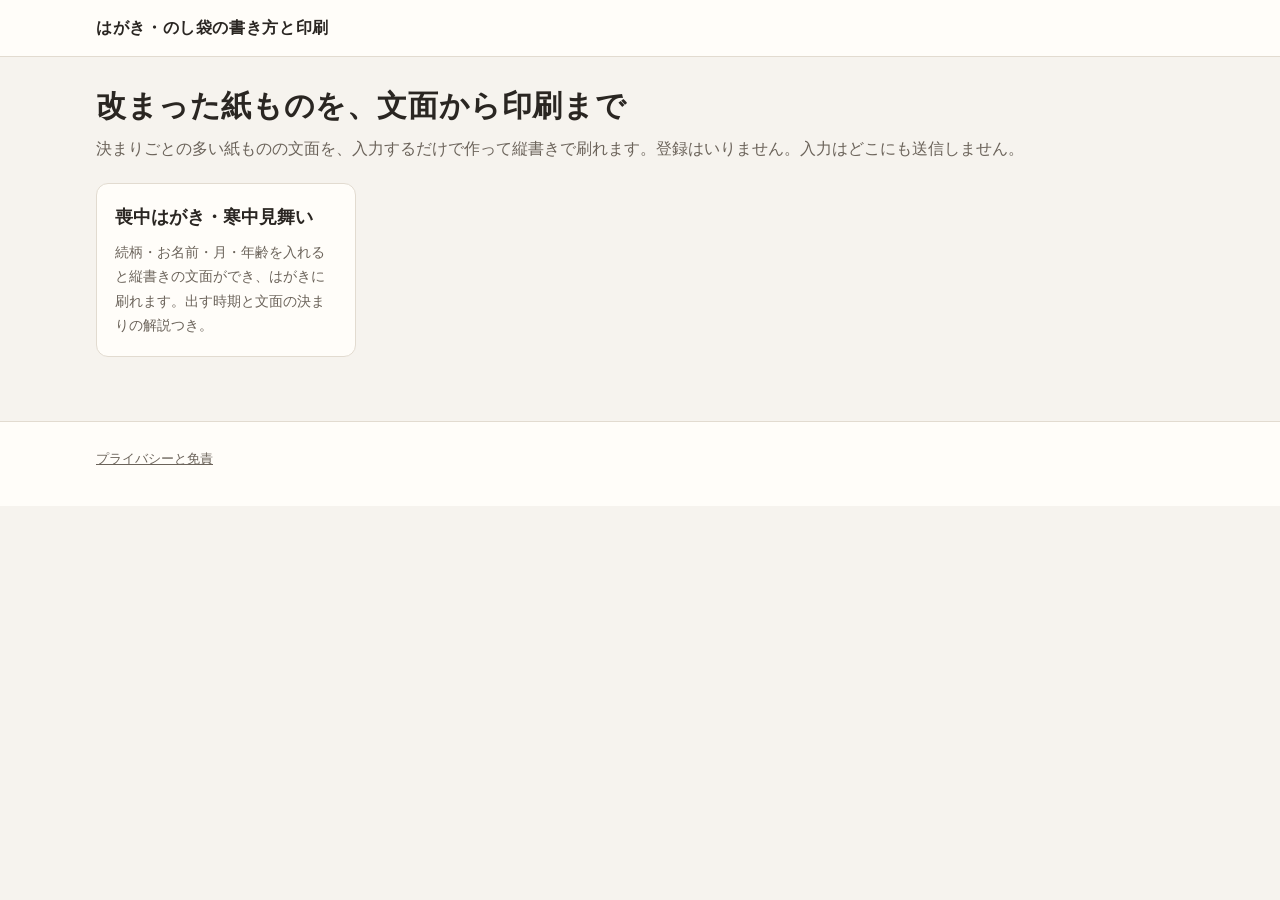
<file: index.html>
<!doctype html>
<html lang="ja">
<head>
<meta charset="utf-8">
<meta name="viewport" content="width=device-width, initial-scale=1">
<link rel="canonical" href="https://hybs02.github.io/hagaki-noshi/">
<title>はがき・のし袋の書き方と印刷</title>
<meta name="description" content="喪中はがき・寒中見舞いなど、改まった紙ものの文面を作って、家のプリンタで縦書きに刷れる無料の道具と書き方の解説。入力はどこにも送信しません。">
<link rel="stylesheet" href="assets/site.css">
<link rel="icon" href="data:image/svg+xml,%3Csvg xmlns='http://www.w3.org/2000/svg' viewBox='0 0 32 32'%3E%3Crect x='7' y='3' width='18' height='26' rx='2' fill='%23fffdf9' stroke='%234a4e69' stroke-width='2'/%3E%3Cpath d='M19 8v16M14 8v11' stroke='%234a4e69' stroke-width='2' stroke-linecap='round'/%3E%3C/svg%3E">
</head>
<body>
<header class="site-header">
  <div class="site-header-inner">
    <a class="site-name" href="./">はがき・のし袋の書き方と印刷</a>
  </div>
</header>

<main class="site-main">
  <h1 class="page-title">改まった紙ものを、文面から印刷まで</h1>
  <p class="page-lead">決まりごとの多い紙ものの文面を、入力するだけで作って縦書きで刷れます。登録はいりません。入力はどこにも送信しません。</p>

  <div class="tool-list">
    <a class="tool-card" href="mochu/">
      <h2>喪中はがき・寒中見舞い</h2>
      <p>続柄・お名前・月・年齢を入れると縦書きの文面ができ、はがきに刷れます。出す時期と文面の決まりの解説つき。</p>
    </a>
  </div>
</main>

<footer class="site-footer">
  <div class="site-footer-inner">
    <a href="privacy/">プライバシーと免責</a>
  </div>
</footer>
</body>
</html>
</file>
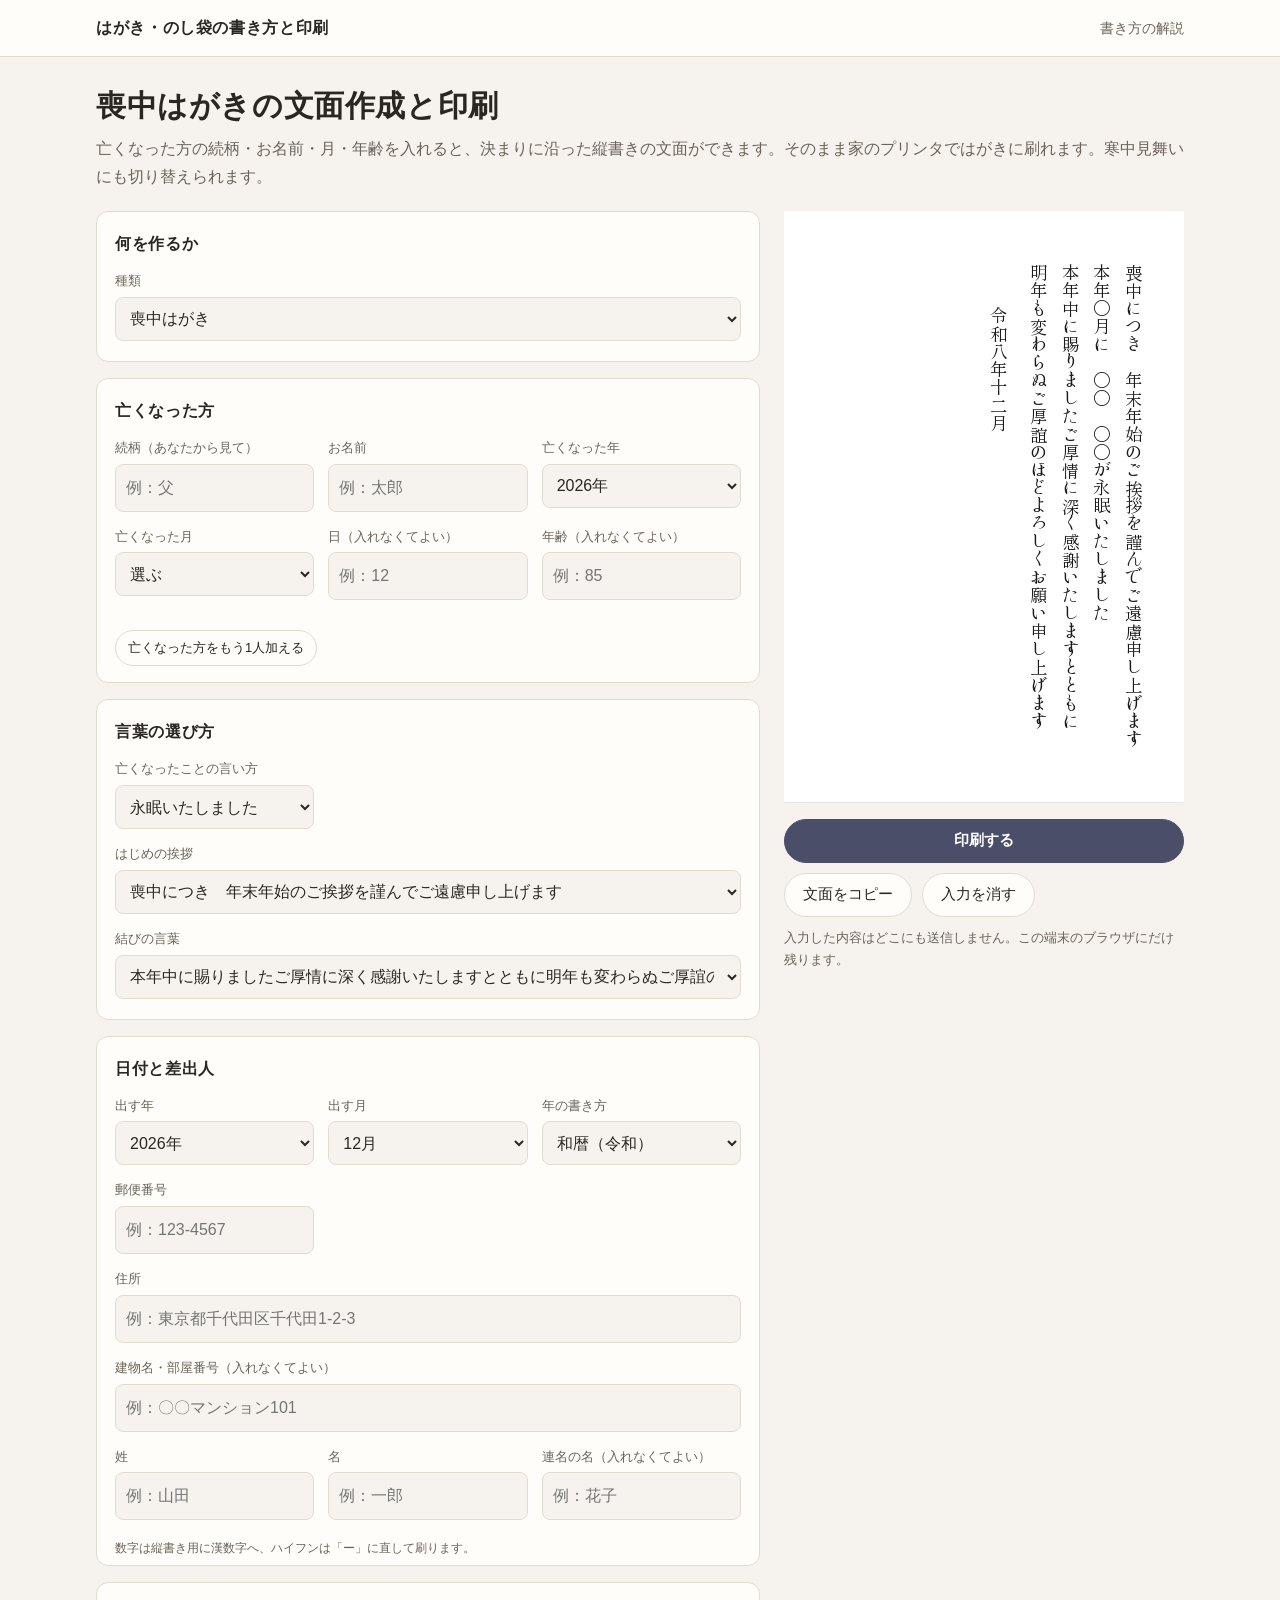
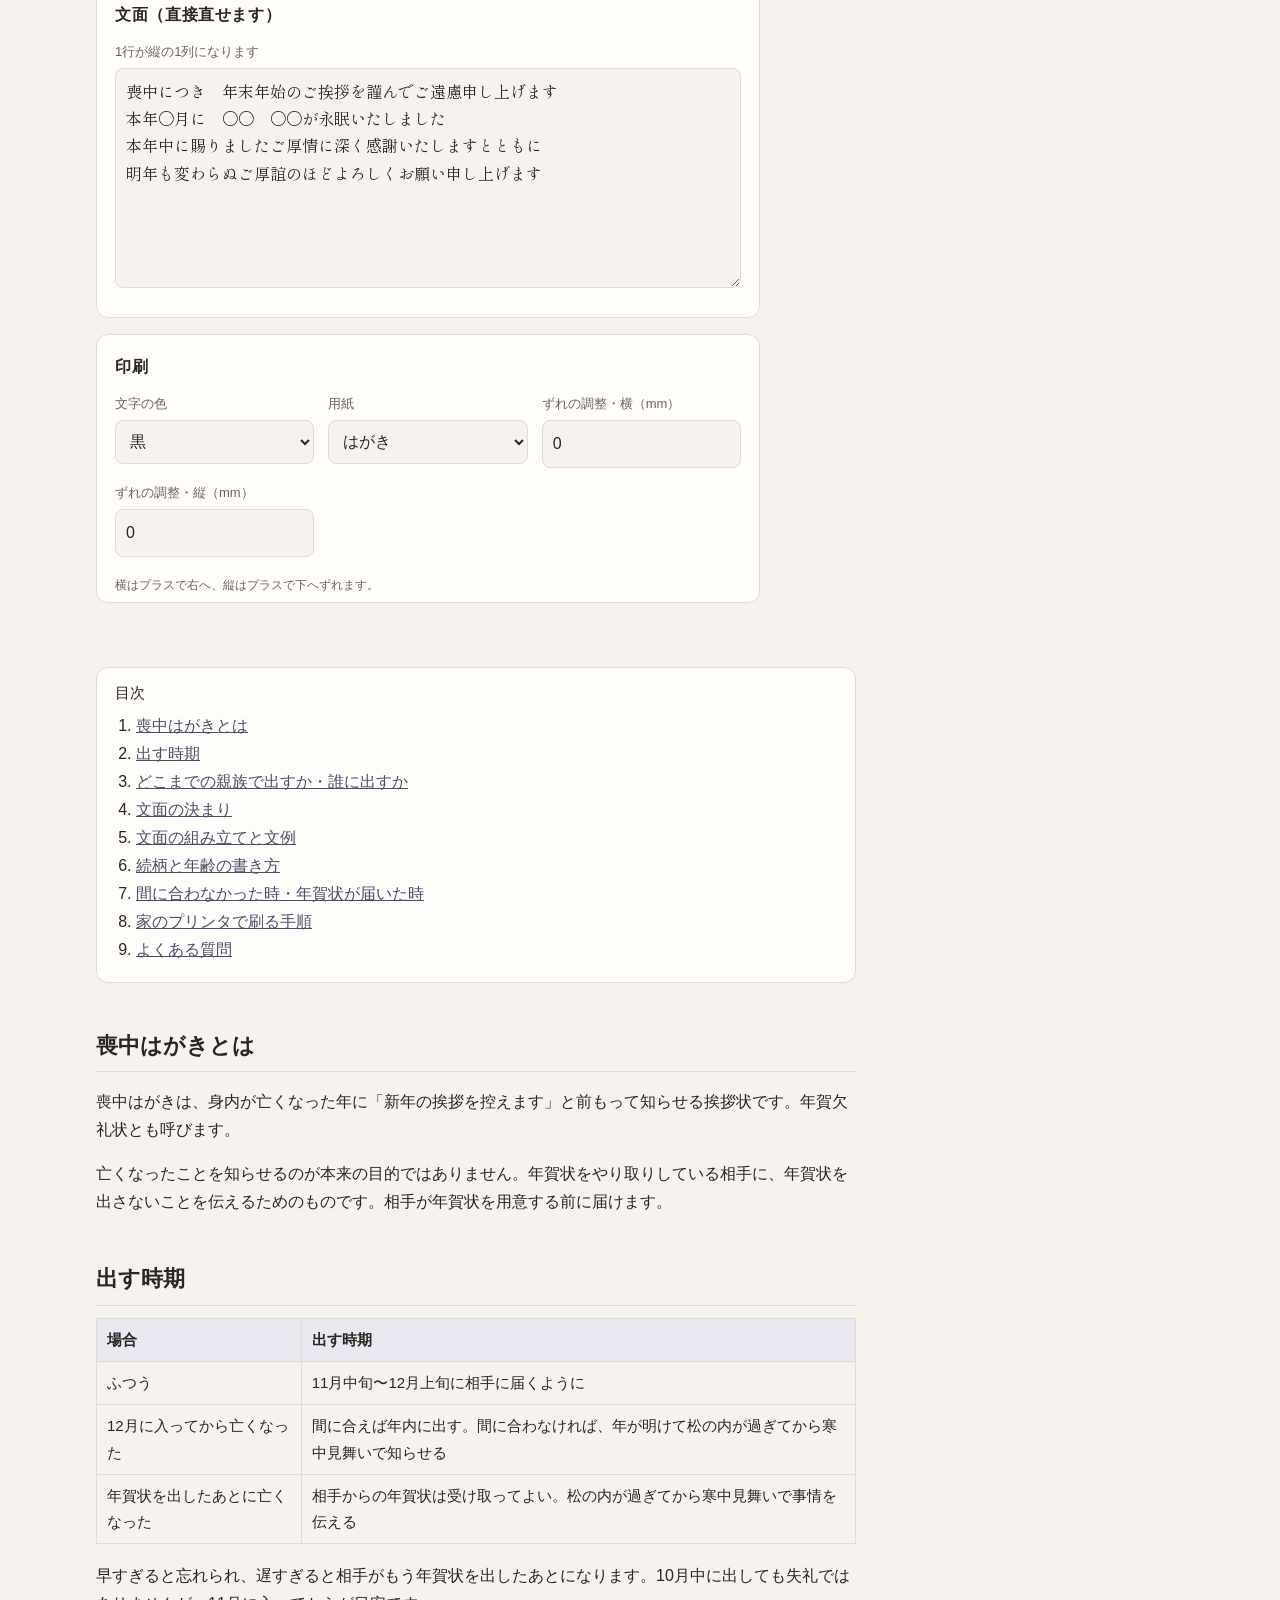
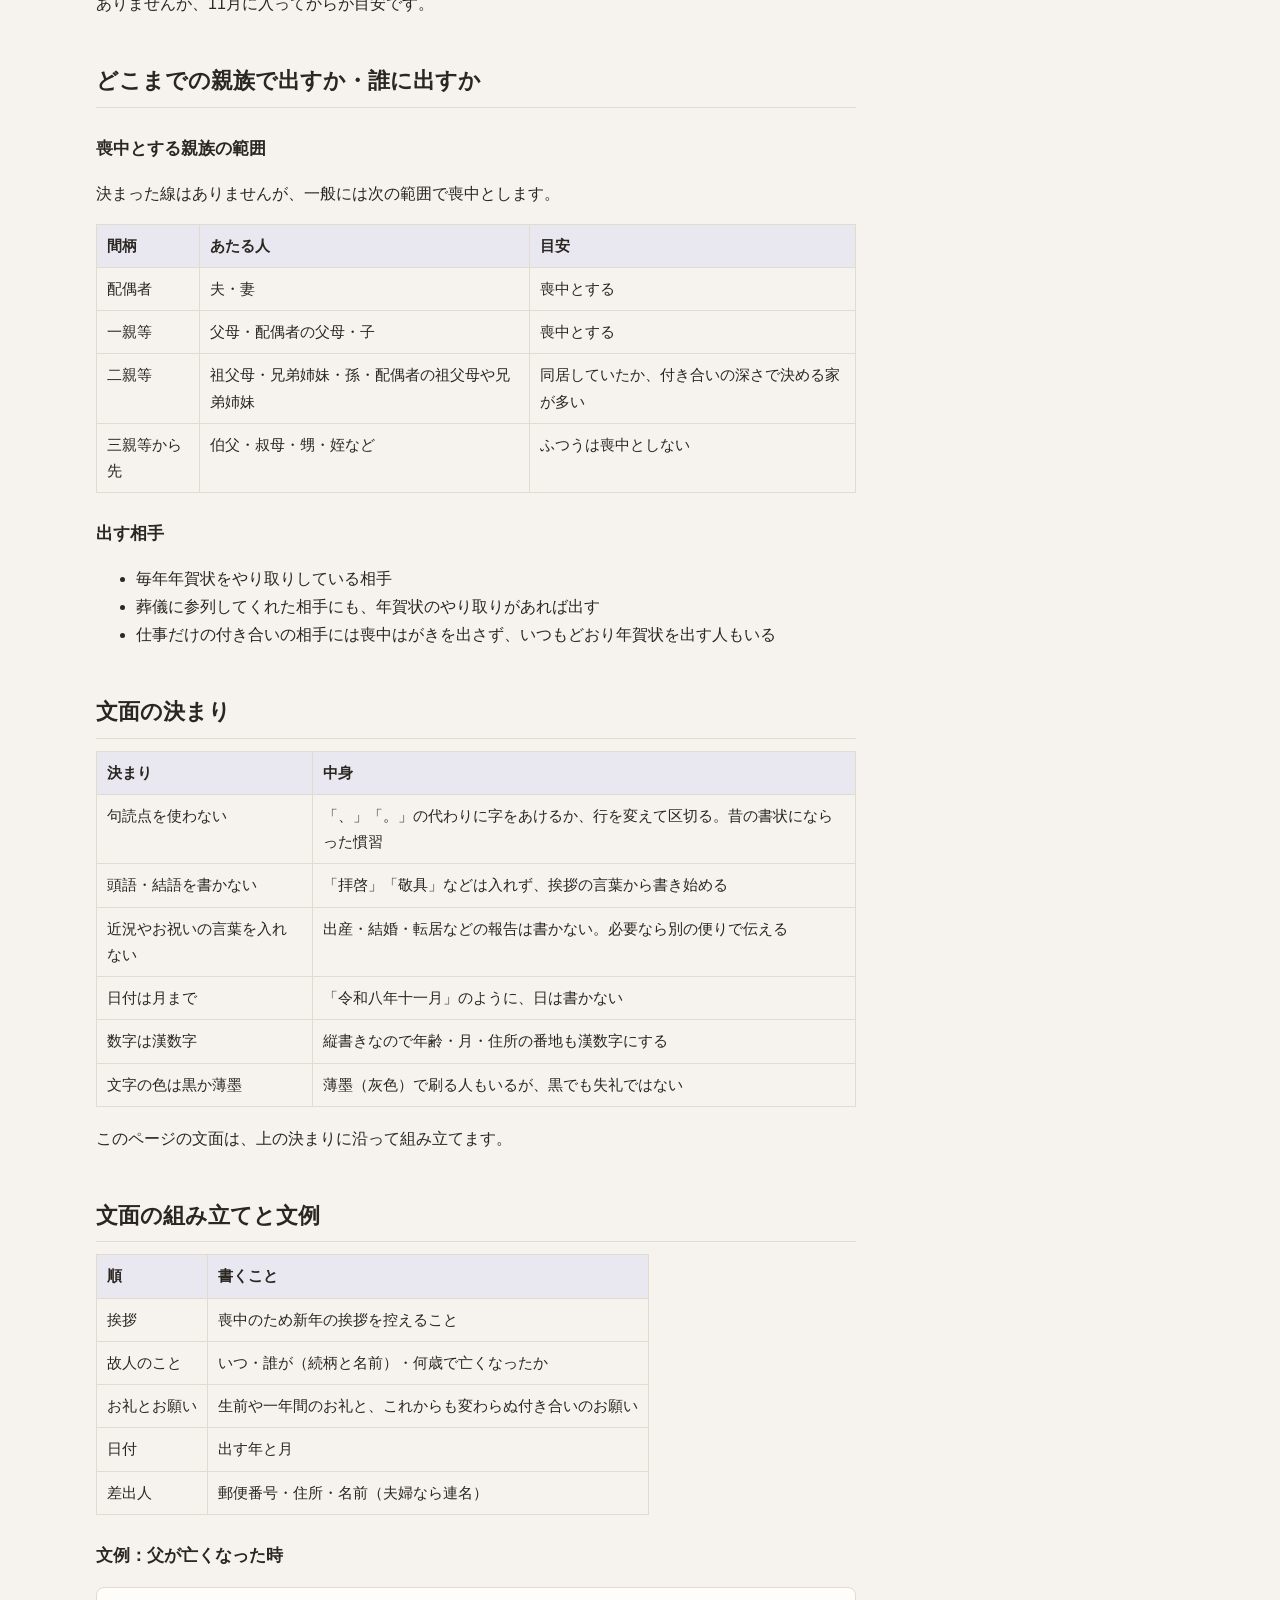
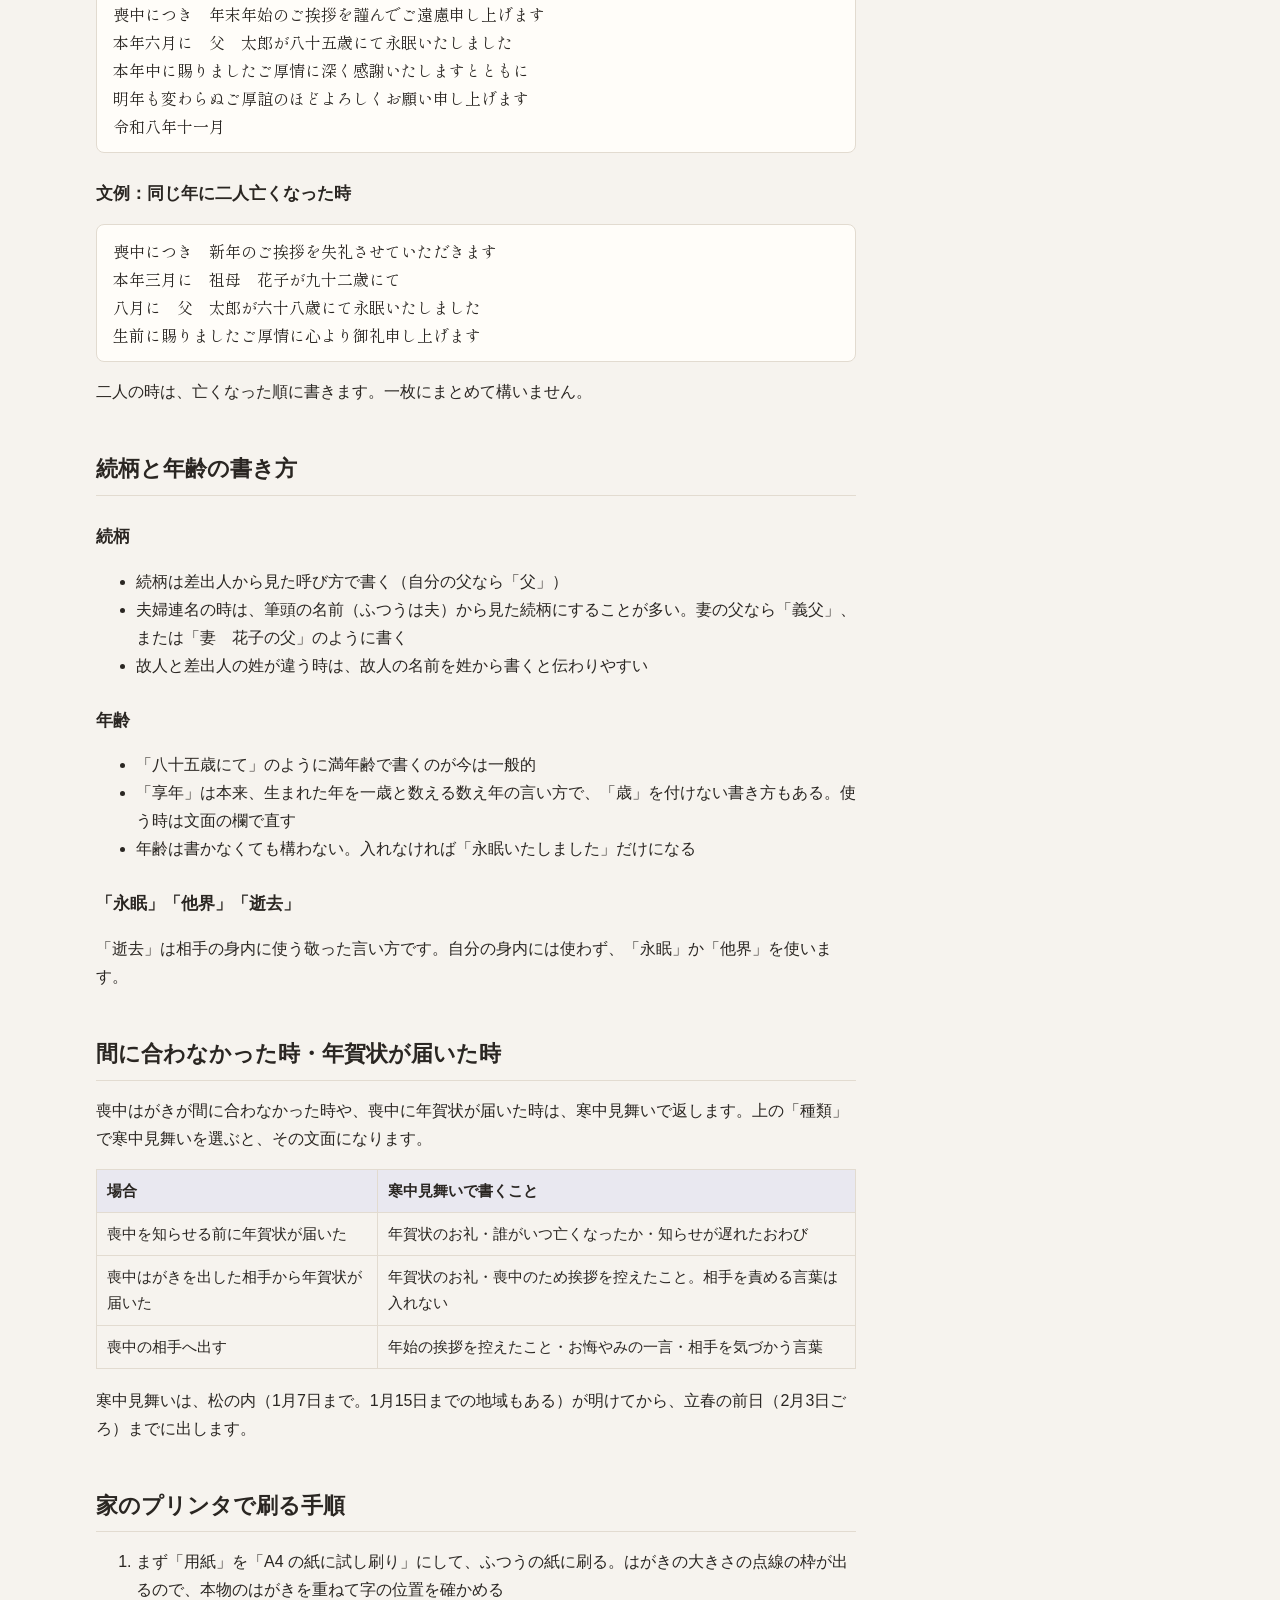
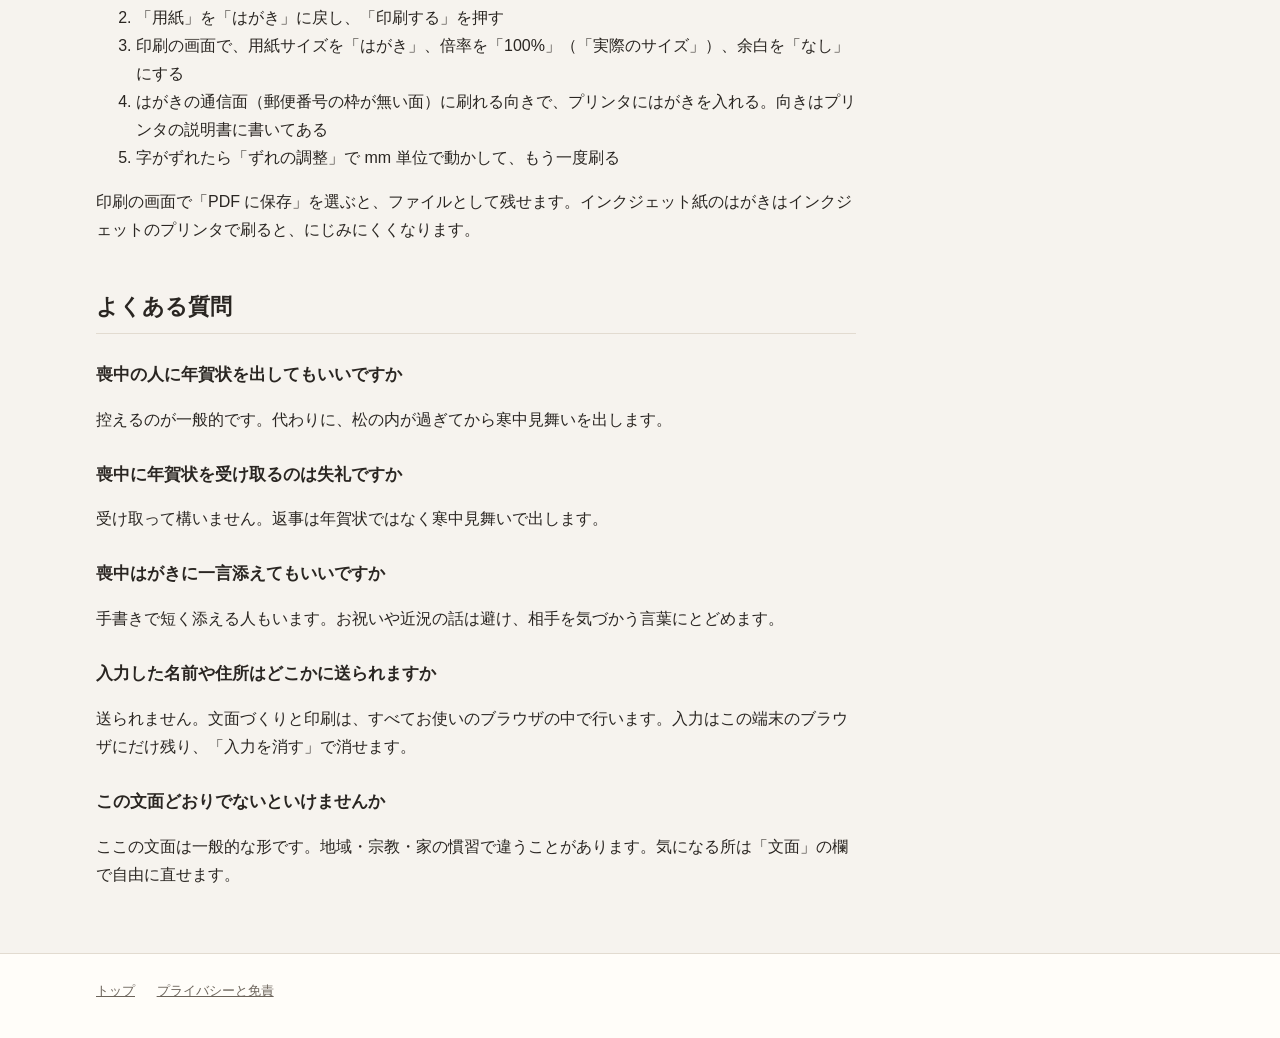
<file: mochu/index.html>
<!doctype html>
<html lang="ja">
<head>
<meta charset="utf-8">
<meta name="viewport" content="width=device-width, initial-scale=1">
<link rel="canonical" href="https://hybs02.github.io/hagaki-noshi/mochu/">
<title>喪中はがきの文面作成と印刷（無料・登録なし）</title>
<meta name="description" content="続柄・お名前・亡くなった月・年齢を入れるだけで、喪中はがきと寒中見舞いの文面が縦書きでできあがり、そのまま家のプリンタではがきに印刷できます。文面の決まりと出す時期の解説つき。入力はどこにも送信しません。">
<meta property="og:title" content="喪中はがきの文面作成と印刷（無料・登録なし）">
<meta property="og:description" content="入力するだけで喪中はがき・寒中見舞いの縦書きの文面ができ、はがきに印刷できます。">
<meta property="og:type" content="website">
<meta property="og:url" content="https://hybs02.github.io/hagaki-noshi/mochu/">
<link rel="preconnect" href="https://fonts.googleapis.com">
<link rel="preconnect" href="https://fonts.gstatic.com" crossorigin>
<link rel="stylesheet" href="https://fonts.googleapis.com/css2?family=Shippori+Mincho:wght@400;600&display=swap">
<link rel="stylesheet" href="../assets/site.css">
<link rel="stylesheet" href="../assets/tategaki.css">
<link rel="stylesheet" href="../assets/hagaki.css">
<link rel="icon" href="data:image/svg+xml,%3Csvg xmlns='http://www.w3.org/2000/svg' viewBox='0 0 32 32'%3E%3Crect x='7' y='3' width='18' height='26' rx='2' fill='%23fffdf9' stroke='%234a4e69' stroke-width='2'/%3E%3Cpath d='M19 8v16M14 8v11' stroke='%234a4e69' stroke-width='2' stroke-linecap='round'/%3E%3C/svg%3E">
</head>
<body>
<header class="site-header">
  <div class="site-header-inner">
    <a class="site-name" href="../">はがき・のし袋の書き方と印刷</a>
    <nav class="site-nav"><a href="#guide">書き方の解説</a></nav>
  </div>
</header>

<main class="site-main">
  <h1 class="page-title">喪中はがきの文面作成と印刷</h1>
  <p class="page-lead">亡くなった方の続柄・お名前・月・年齢を入れると、決まりに沿った縦書きの文面ができます。そのまま家のプリンタではがきに刷れます。寒中見舞いにも切り替えられます。</p>

  <div class="tool">
    <form id="mochu-form" class="tool-form" novalidate>
      <section class="panel">
        <h2 class="panel-title">何を作るか</h2>
        <label class="field">
          <span class="field-label">種類</span>
          <select name="kind"></select>
        </label>
      </section>

      <section class="panel" id="persons-block">
        <h2 class="panel-title">亡くなった方</h2>
        <div id="person1">
          <div class="panel-sub-head" id="person1-head" hidden><span>1人目</span></div>
          <div class="field-grid">
            <label class="field">
              <span class="field-label">続柄（あなたから見て）</span>
              <input type="text" name="p1rel" list="relations" placeholder="例：父" maxlength="12" autocomplete="off">
            </label>
            <label class="field">
              <span class="field-label">お名前</span>
              <input type="text" name="p1name" placeholder="例：太郎" maxlength="30" autocomplete="off">
            </label>
            <label class="field">
              <span class="field-label">亡くなった年</span>
              <select name="p1year" data-death-year></select>
            </label>
            <label class="field">
              <span class="field-label">亡くなった月</span>
              <select name="p1month" data-death-month></select>
            </label>
            <label class="field">
              <span class="field-label">日（入れなくてよい）</span>
              <input type="number" name="p1day" min="1" max="31" inputmode="numeric" placeholder="例：12">
            </label>
            <label class="field">
              <span class="field-label">年齢（入れなくてよい）</span>
              <input type="number" name="p1age" min="0" max="130" inputmode="numeric" placeholder="例：85">
            </label>
          </div>
          <p class="field-hint" data-name-optional hidden>この文面では、お名前は使わず続柄だけを書きます。</p>
        </div>

        <div id="person2" class="panel-sub" hidden>
          <div class="panel-sub-head">
            <span>2人目</span>
            <button type="button" class="btn-text" id="remove-person">2人目を外す</button>
          </div>
          <div class="field-grid">
            <label class="field">
              <span class="field-label">続柄</span>
              <input type="text" name="p2rel" list="relations" placeholder="例：祖母" maxlength="12" autocomplete="off">
            </label>
            <label class="field">
              <span class="field-label">お名前</span>
              <input type="text" name="p2name" placeholder="例：花子" maxlength="30" autocomplete="off">
            </label>
            <label class="field">
              <span class="field-label">亡くなった年</span>
              <select name="p2year" data-death-year></select>
            </label>
            <label class="field">
              <span class="field-label">亡くなった月</span>
              <select name="p2month" data-death-month></select>
            </label>
            <label class="field">
              <span class="field-label">日（入れなくてよい）</span>
              <input type="number" name="p2day" min="1" max="31" inputmode="numeric">
            </label>
            <label class="field">
              <span class="field-label">年齢（入れなくてよい）</span>
              <input type="number" name="p2age" min="0" max="130" inputmode="numeric">
            </label>
          </div>
          <p class="field-hint">文面では、先に亡くなった方から順に並べます。</p>
        </div>
        <div class="actions">
          <button type="button" class="btn btn-small" id="add-person">亡くなった方をもう1人加える</button>
        </div>
        <datalist id="relations"></datalist>
      </section>

      <section class="panel">
        <h2 class="panel-title">言葉の選び方</h2>
        <div class="field-grid">
          <label class="field" data-needs-person>
            <span class="field-label">亡くなったことの言い方</span>
            <select name="verb">
              <option value="永眠">永眠いたしました</option>
              <option value="他界">他界いたしました</option>
            </select>
          </label>
          <label class="field field-wide" data-mochu-only>
            <span class="field-label">はじめの挨拶</span>
            <select name="greeting"></select>
          </label>
          <label class="field field-wide" data-mochu-only>
            <span class="field-label">結びの言葉</span>
            <select name="closing"></select>
          </label>
        </div>
      </section>

      <section class="panel">
        <h2 class="panel-title">日付と差出人</h2>
        <p class="notice" id="timing-note" hidden></p>
        <div class="field-grid">
          <label class="field">
            <span class="field-label">出す年</span>
            <select name="sendYear"></select>
          </label>
          <label class="field">
            <span class="field-label">出す月</span>
            <select name="sendMonth"></select>
          </label>
          <label class="field">
            <span class="field-label">年の書き方</span>
            <select name="calendar">
              <option value="wareki">和暦（令和）</option>
              <option value="seireki">西暦</option>
            </select>
          </label>
          <label class="field">
            <span class="field-label">郵便番号</span>
            <input type="text" name="zip" placeholder="例：123-4567" maxlength="10" inputmode="numeric" autocomplete="off">
          </label>
          <label class="field field-wide">
            <span class="field-label">住所</span>
            <input type="text" name="addr1" placeholder="例：東京都千代田区千代田1-2-3" maxlength="60" autocomplete="off">
          </label>
          <label class="field field-wide">
            <span class="field-label">建物名・部屋番号（入れなくてよい）</span>
            <input type="text" name="addr2" placeholder="例：〇〇マンション101" maxlength="60" autocomplete="off">
          </label>
          <label class="field">
            <span class="field-label">姓</span>
            <input type="text" name="family" placeholder="例：山田" maxlength="12" autocomplete="off">
          </label>
          <label class="field">
            <span class="field-label">名</span>
            <input type="text" name="given1" placeholder="例：一郎" maxlength="12" autocomplete="off">
          </label>
          <label class="field">
            <span class="field-label">連名の名（入れなくてよい）</span>
            <input type="text" name="given2" placeholder="例：花子" maxlength="12" autocomplete="off">
          </label>
        </div>
        <p class="field-hint">数字は縦書き用に漢数字へ、ハイフンは「ー」に直して刷ります。</p>
      </section>

      <section class="panel">
        <h2 class="panel-title">文面（直接直せます）</h2>
        <p class="notice" id="edit-note" hidden>手で直した文面を使っています。<button type="button" class="btn-text" id="regen">入力から作り直す</button></p>
        <label class="field">
          <span class="field-label">1行が縦の1列になります</span>
          <textarea id="body-edit" class="body-edit" spellcheck="false"></textarea>
        </label>
      </section>

      <section class="panel">
        <h2 class="panel-title">印刷</h2>
        <div class="field-grid">
          <label class="field">
            <span class="field-label">文字の色</span>
            <select name="ink">
              <option value="black">黒</option>
              <option value="usuzumi">薄墨（灰色）</option>
            </select>
          </label>
          <label class="field">
            <span class="field-label">用紙</span>
            <select name="paper">
              <option value="hagaki">はがき</option>
              <option value="a4">A4 の紙に試し刷り</option>
            </select>
          </label>
          <label class="field">
            <span class="field-label">ずれの調整・横（mm）</span>
            <input type="number" name="offsetX" value="0" min="-10" max="10" step="0.5" inputmode="decimal">
          </label>
          <label class="field">
            <span class="field-label">ずれの調整・縦（mm）</span>
            <input type="number" name="offsetY" value="0" min="-10" max="10" step="0.5" inputmode="decimal">
          </label>
        </div>
        <p class="field-hint">横はプラスで右へ、縦はプラスで下へずれます。</p>
      </section>
    </form>

    <aside class="tool-preview" id="preview-area" aria-label="はがきの見本">
      <p class="notice" id="overflow-note" hidden>文面が長すぎて、はがきに収まりません。文面の行を減らしてください。</p>
      <div class="sheet-preview" id="preview">
        <div class="sheet hagaki" id="hagaki"><div class="sheet-inner"></div></div>
      </div>
      <div class="actions">
        <button type="button" class="btn btn-primary" id="print-btn">印刷する</button>
        <button type="button" class="btn" id="copy-btn">文面をコピー</button>
        <button type="button" class="btn" id="clear-btn">入力を消す</button>
      </div>
      <p class="privacy-line">入力した内容はどこにも送信しません。この端末のブラウザにだけ残ります。</p>
      <p class="privacy-line" data-affiliate hidden><a href="#order">家で刷らずに印刷を頼む時は（PR）</a></p>
    </aside>
  </div>
  <a class="jump-preview" href="#preview-area">はがきの見本と印刷へ</a>

  <article class="guide" id="guide">
    <nav class="toc" aria-label="目次">
      目次
      <ol>
        <li><a href="#what">喪中はがきとは</a></li>
        <li><a href="#when">出す時期</a></li>
        <li><a href="#who">どこまでの親族で出すか・誰に出すか</a></li>
        <li><a href="#rules">文面の決まり</a></li>
        <li><a href="#parts">文面の組み立てと文例</a></li>
        <li><a href="#relation">続柄と年齢の書き方</a></li>
        <li><a href="#kanchu">間に合わなかった時・年賀状が届いた時</a></li>
        <li><a href="#print">家のプリンタで刷る手順</a></li>
        <li><a href="#faq">よくある質問</a></li>
      </ol>
    </nav>

    <h2 id="what">喪中はがきとは</h2>
    <p>喪中はがきは、身内が亡くなった年に「新年の挨拶を控えます」と前もって知らせる挨拶状です。年賀欠礼状とも呼びます。</p>
    <p>亡くなったことを知らせるのが本来の目的ではありません。年賀状をやり取りしている相手に、年賀状を出さないことを伝えるためのものです。相手が年賀状を用意する前に届けます。</p>

    <h2 id="when">出す時期</h2>
    <table>
      <tr><th>場合</th><th>出す時期</th></tr>
      <tr><td>ふつう</td><td>11月中旬〜12月上旬に相手に届くように</td></tr>
      <tr><td>12月に入ってから亡くなった</td><td>間に合えば年内に出す。間に合わなければ、年が明けて松の内が過ぎてから寒中見舞いで知らせる</td></tr>
      <tr><td>年賀状を出したあとに亡くなった</td><td>相手からの年賀状は受け取ってよい。松の内が過ぎてから寒中見舞いで事情を伝える</td></tr>
    </table>
    <p>早すぎると忘れられ、遅すぎると相手がもう年賀状を出したあとになります。10月中に出しても失礼ではありませんが、11月に入ってからが目安です。</p>

    <h2 id="who">どこまでの親族で出すか・誰に出すか</h2>
    <h3>喪中とする親族の範囲</h3>
    <p>決まった線はありませんが、一般には次の範囲で喪中とします。</p>
    <table>
      <tr><th>間柄</th><th>あたる人</th><th>目安</th></tr>
      <tr><td>配偶者</td><td>夫・妻</td><td>喪中とする</td></tr>
      <tr><td>一親等</td><td>父母・配偶者の父母・子</td><td>喪中とする</td></tr>
      <tr><td>二親等</td><td>祖父母・兄弟姉妹・孫・配偶者の祖父母や兄弟姉妹</td><td>同居していたか、付き合いの深さで決める家が多い</td></tr>
      <tr><td>三親等から先</td><td>伯父・叔母・甥・姪など</td><td>ふつうは喪中としない</td></tr>
    </table>
    <h3>出す相手</h3>
    <ul>
      <li>毎年年賀状をやり取りしている相手</li>
      <li>葬儀に参列してくれた相手にも、年賀状のやり取りがあれば出す</li>
      <li>仕事だけの付き合いの相手には喪中はがきを出さず、いつもどおり年賀状を出す人もいる</li>
    </ul>

    <h2 id="rules">文面の決まり</h2>
    <table>
      <tr><th>決まり</th><th>中身</th></tr>
      <tr><td>句読点を使わない</td><td>「、」「。」の代わりに字をあけるか、行を変えて区切る。昔の書状にならった慣習</td></tr>
      <tr><td>頭語・結語を書かない</td><td>「拝啓」「敬具」などは入れず、挨拶の言葉から書き始める</td></tr>
      <tr><td>近況やお祝いの言葉を入れない</td><td>出産・結婚・転居などの報告は書かない。必要なら別の便りで伝える</td></tr>
      <tr><td>日付は月まで</td><td>「令和八年十一月」のように、日は書かない</td></tr>
      <tr><td>数字は漢数字</td><td>縦書きなので年齢・月・住所の番地も漢数字にする</td></tr>
      <tr><td>文字の色は黒か薄墨</td><td>薄墨（灰色）で刷る人もいるが、黒でも失礼ではない</td></tr>
    </table>
    <p>このページの文面は、上の決まりに沿って組み立てます。</p>

    <h2 id="parts">文面の組み立てと文例</h2>
    <table>
      <tr><th>順</th><th>書くこと</th></tr>
      <tr><td>挨拶</td><td>喪中のため新年の挨拶を控えること</td></tr>
      <tr><td>故人のこと</td><td>いつ・誰が（続柄と名前）・何歳で亡くなったか</td></tr>
      <tr><td>お礼とお願い</td><td>生前や一年間のお礼と、これからも変わらぬ付き合いのお願い</td></tr>
      <tr><td>日付</td><td>出す年と月</td></tr>
      <tr><td>差出人</td><td>郵便番号・住所・名前（夫婦なら連名）</td></tr>
    </table>
    <h3>文例：父が亡くなった時</h3>
    <p class="example">喪中につき　年末年始のご挨拶を謹んでご遠慮申し上げます
本年六月に　父　太郎が八十五歳にて永眠いたしました
本年中に賜りましたご厚情に深く感謝いたしますとともに
明年も変わらぬご厚誼のほどよろしくお願い申し上げます
令和八年十一月</p>
    <h3>文例：同じ年に二人亡くなった時</h3>
    <p class="example">喪中につき　新年のご挨拶を失礼させていただきます
本年三月に　祖母　花子が九十二歳にて
八月に　父　太郎が六十八歳にて永眠いたしました
生前に賜りましたご厚情に心より御礼申し上げます</p>
    <p>二人の時は、亡くなった順に書きます。一枚にまとめて構いません。</p>

    <h2 id="relation">続柄と年齢の書き方</h2>
    <h3>続柄</h3>
    <ul>
      <li>続柄は差出人から見た呼び方で書く（自分の父なら「父」）</li>
      <li>夫婦連名の時は、筆頭の名前（ふつうは夫）から見た続柄にすることが多い。妻の父なら「義父」、または「妻　花子の父」のように書く</li>
      <li>故人と差出人の姓が違う時は、故人の名前を姓から書くと伝わりやすい</li>
    </ul>
    <h3>年齢</h3>
    <ul>
      <li>「八十五歳にて」のように満年齢で書くのが今は一般的</li>
      <li>「享年」は本来、生まれた年を一歳と数える数え年の言い方で、「歳」を付けない書き方もある。使う時は文面の欄で直す</li>
      <li>年齢は書かなくても構わない。入れなければ「永眠いたしました」だけになる</li>
    </ul>
    <h3>「永眠」「他界」「逝去」</h3>
    <p>「逝去」は相手の身内に使う敬った言い方です。自分の身内には使わず、「永眠」か「他界」を使います。</p>

    <h2 id="kanchu">間に合わなかった時・年賀状が届いた時</h2>
    <p>喪中はがきが間に合わなかった時や、喪中に年賀状が届いた時は、寒中見舞いで返します。上の「種類」で寒中見舞いを選ぶと、その文面になります。</p>
    <table>
      <tr><th>場合</th><th>寒中見舞いで書くこと</th></tr>
      <tr><td>喪中を知らせる前に年賀状が届いた</td><td>年賀状のお礼・誰がいつ亡くなったか・知らせが遅れたおわび</td></tr>
      <tr><td>喪中はがきを出した相手から年賀状が届いた</td><td>年賀状のお礼・喪中のため挨拶を控えたこと。相手を責める言葉は入れない</td></tr>
      <tr><td>喪中の相手へ出す</td><td>年始の挨拶を控えたこと・お悔やみの一言・相手を気づかう言葉</td></tr>
    </table>
    <p>寒中見舞いは、松の内（1月7日まで。1月15日までの地域もある）が明けてから、立春の前日（2月3日ごろ）までに出します。</p>

    <h2 id="print">家のプリンタで刷る手順</h2>
    <ol>
      <li>まず「用紙」を「A4 の紙に試し刷り」にして、ふつうの紙に刷る。はがきの大きさの点線の枠が出るので、本物のはがきを重ねて字の位置を確かめる</li>
      <li>「用紙」を「はがき」に戻し、「印刷する」を押す</li>
      <li>印刷の画面で、用紙サイズを「はがき」、倍率を「100%」（「実際のサイズ」）、余白を「なし」にする</li>
      <li>はがきの通信面（郵便番号の枠が無い面）に刷れる向きで、プリンタにはがきを入れる。向きはプリンタの説明書に書いてある</li>
      <li>字がずれたら「ずれの調整」で mm 単位で動かして、もう一度刷る</li>
    </ol>
    <p>印刷の画面で「PDF に保存」を選ぶと、ファイルとして残せます。インクジェット紙のはがきはインクジェットのプリンタで刷ると、にじみにくくなります。</p>

    <section id="order" class="affiliate" data-affiliate hidden>
      <h2>家で刷らずに印刷を頼む時<span class="pr-label">PR</span></h2>
      <p>枚数が多い時や、プリンタが無い時は、ネットの印刷サービスに頼む方法もあります。文面はこのページで作った「文面をコピー」をそのまま貼れます。下は紹介リンクで、ここから注文があるとこのサイトに紹介料が入ります。</p>
      <ul data-affiliate-list></ul>
    </section>

    <h2 id="faq">よくある質問</h2>
    <h3>喪中の人に年賀状を出してもいいですか</h3>
    <p>控えるのが一般的です。代わりに、松の内が過ぎてから寒中見舞いを出します。</p>
    <h3>喪中に年賀状を受け取るのは失礼ですか</h3>
    <p>受け取って構いません。返事は年賀状ではなく寒中見舞いで出します。</p>
    <h3>喪中はがきに一言添えてもいいですか</h3>
    <p>手書きで短く添える人もいます。お祝いや近況の話は避け、相手を気づかう言葉にとどめます。</p>
    <h3>入力した名前や住所はどこかに送られますか</h3>
    <p>送られません。文面づくりと印刷は、すべてお使いのブラウザの中で行います。入力はこの端末のブラウザにだけ残り、「入力を消す」で消せます。</p>
    <h3>この文面どおりでないといけませんか</h3>
    <p>ここの文面は一般的な形です。地域・宗教・家の慣習で違うことがあります。気になる所は「文面」の欄で自由に直せます。</p>
  </article>
</main>

<footer class="site-footer">
  <div class="site-footer-inner">
    <a href="../">トップ</a>
    <a href="../privacy/">プライバシーと免責</a>
  </div>
</footer>

<script type="module" src="../assets/mochu-ui.js"></script>
</body>
</html>
</file>
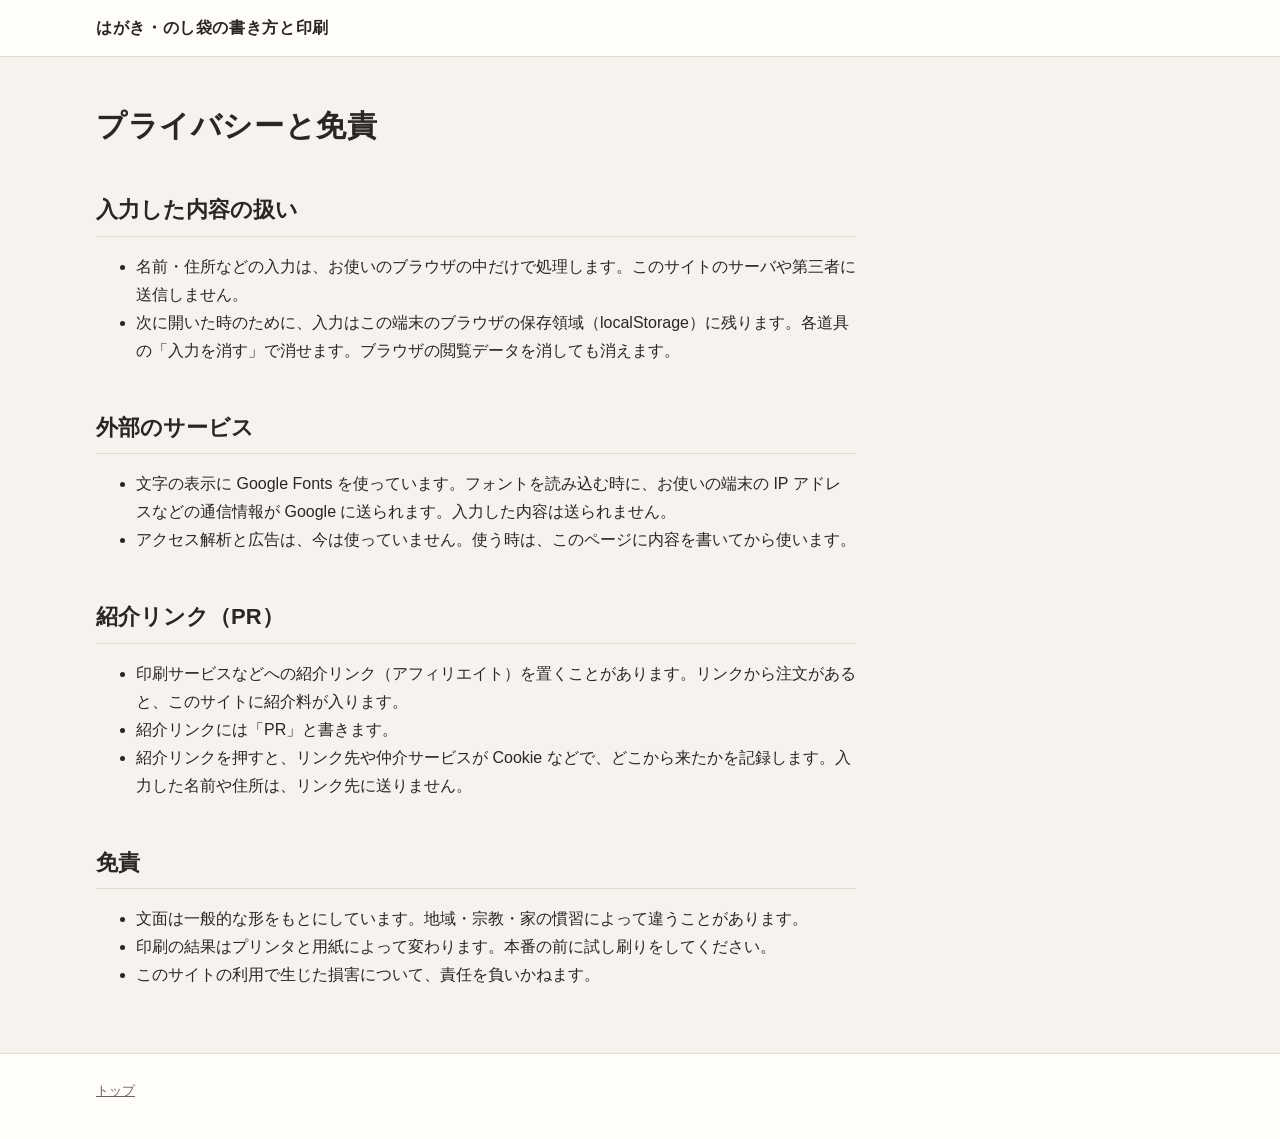
<file: privacy/index.html>
<!doctype html>
<html lang="ja">
<head>
<meta charset="utf-8">
<meta name="viewport" content="width=device-width, initial-scale=1">
<link rel="canonical" href="https://hybs02.github.io/hagaki-noshi/privacy/">
<title>プライバシーと免責｜はがき・のし袋の書き方と印刷</title>
<meta name="description" content="このサイトでの入力内容の扱いと、外部サービスの利用、免責について。">
<link rel="stylesheet" href="../assets/site.css">
</head>
<body>
<header class="site-header">
  <div class="site-header-inner">
    <a class="site-name" href="../">はがき・のし袋の書き方と印刷</a>
  </div>
</header>

<main class="site-main">
  <article class="guide">
    <h1 class="page-title">プライバシーと免責</h1>

    <h2>入力した内容の扱い</h2>
    <ul>
      <li>名前・住所などの入力は、お使いのブラウザの中だけで処理します。このサイトのサーバや第三者に送信しません。</li>
      <li>次に開いた時のために、入力はこの端末のブラウザの保存領域（localStorage）に残ります。各道具の「入力を消す」で消せます。ブラウザの閲覧データを消しても消えます。</li>
    </ul>

    <h2>外部のサービス</h2>
    <ul>
      <li>文字の表示に Google Fonts を使っています。フォントを読み込む時に、お使いの端末の IP アドレスなどの通信情報が Google に送られます。入力した内容は送られません。</li>
      <li>アクセス解析と広告は、今は使っていません。使う時は、このページに内容を書いてから使います。</li>
    </ul>

    <h2>紹介リンク（PR）</h2>
    <ul>
      <li>印刷サービスなどへの紹介リンク（アフィリエイト）を置くことがあります。リンクから注文があると、このサイトに紹介料が入ります。</li>
      <li>紹介リンクには「PR」と書きます。</li>
      <li>紹介リンクを押すと、リンク先や仲介サービスが Cookie などで、どこから来たかを記録します。入力した名前や住所は、リンク先に送りません。</li>
    </ul>

    <h2>免責</h2>
    <ul>
      <li>文面は一般的な形をもとにしています。地域・宗教・家の慣習によって違うことがあります。</li>
      <li>印刷の結果はプリンタと用紙によって変わります。本番の前に試し刷りをしてください。</li>
      <li>このサイトの利用で生じた損害について、責任を負いかねます。</li>
    </ul>
  </article>
</main>

<footer class="site-footer">
  <div class="site-footer-inner">
    <a href="../">トップ</a>
  </div>
</footer>
</body>
</html>
</file>
<file: assets/site.css>
:root {
  --bg: #f6f3ee;
  --surface: #fffdf9;
  --line: #e2dbd0;
  --text: #2a2622;
  --muted: #6b635a;
  --accent: #4a4e69;
  --accent-ink: #ffffff;
  --accent-soft: #e9e8f0;
  --warn-bg: #fff4e0;
  --warn-text: #7a4a00;
  --error: #a32020;
  --focus: #6c63ff;
  color-scheme: light;
}
@media (prefers-color-scheme: dark) {
  :root:not([data-theme="light"]) {
    --bg: #1c1a18;
    --surface: #262320;
    --line: #3b3631;
    --text: #ece6dd;
    --muted: #b0a698;
    --accent: #a9add6;
    --accent-ink: #15151f;
    --accent-soft: #33344a;
    --warn-bg: #3a2d14;
    --warn-text: #f3d39b;
    --error: #ff8a8a;
    --focus: #a9a3ff;
    color-scheme: dark;
  }
}

* { box-sizing: border-box; }
html { -webkit-text-size-adjust: 100%; }
body {
  margin: 0;
  background: var(--bg);
  color: var(--text);
  font-family: "Hiragino Sans", "Hiragino Kaku Gothic ProN", "Yu Gothic UI", "Yu Gothic", Meiryo, "Noto Sans JP", sans-serif;
  font-size: 16px;
  line-height: 1.75;
}
a { color: var(--accent); }
a:focus-visible, button:focus-visible, input:focus-visible, select:focus-visible, textarea:focus-visible {
  outline: 2px solid var(--focus);
  outline-offset: 2px;
}

.site-header {
  border-bottom: 1px solid var(--line);
  background: var(--surface);
}
.site-header-inner, .site-main, .site-footer-inner {
  max-width: 1120px;
  margin: 0 auto;
  padding: 0 16px;
}
.site-header-inner {
  display: flex;
  align-items: center;
  justify-content: space-between;
  gap: 12px;
  min-height: 56px;
}
.site-name {
  font-weight: 700;
  color: var(--text);
  text-decoration: none;
  letter-spacing: .04em;
}
.site-nav a {
  display: inline-block;
  padding: 10px 0;
  color: var(--muted);
  text-decoration: none;
  font-size: 14px;
}

.page-title {
  font-size: clamp(22px, 4vw, 30px);
  line-height: 1.4;
  margin: 28px 0 8px;
  letter-spacing: .02em;
}
.page-lead { color: var(--muted); margin: 0 0 20px; }

/* 道具（入力と見本） */
.tool {
  display: grid;
  grid-template-columns: minmax(0, 1fr) minmax(0, 400px);
  gap: 24px;
  align-items: start;
}
.tool-preview {
  position: sticky;
  top: 16px;
}
.panel {
  background: var(--surface);
  border: 1px solid var(--line);
  border-radius: 12px;
  padding: 18px 18px 6px;
  margin-bottom: 16px;
}
.panel-title {
  font-size: 16px;
  margin: 0 0 12px;
  letter-spacing: .04em;
}
.panel-sub {
  border-top: 1px dashed var(--line);
  padding-top: 12px;
  margin-top: 4px;
}
.panel-sub-head {
  display: flex;
  justify-content: space-between;
  align-items: center;
  font-size: 14px;
  color: var(--muted);
  margin-bottom: 8px;
}
.field-grid {
  display: grid;
  grid-template-columns: repeat(auto-fill, minmax(150px, 1fr));
  gap: 0 14px;
}
.field { display: block; margin-bottom: 14px; min-width: 0; }
.field-wide { grid-column: 1 / -1; }
.field-label {
  display: block;
  font-size: 13px;
  color: var(--muted);
  margin-bottom: 4px;
}
.field-hint { font-size: 12px; color: var(--muted); margin: 4px 0 0; }
input[type="text"], input[type="number"], select, textarea {
  width: 100%;
  font: inherit;
  font-size: 16px;
  color: var(--text);
  background: var(--bg);
  border: 1px solid var(--line);
  border-radius: 8px;
  padding: 9px 10px;
  min-height: 44px;
}
textarea {
  font-family: "Shippori Mincho", "Yu Mincho", "Hiragino Mincho ProN", serif;
  line-height: 1.7;
  resize: vertical;
}
.body-edit { min-height: 220px; }

.btn {
  display: inline-flex;
  align-items: center;
  justify-content: center;
  gap: 6px;
  min-height: 44px;
  padding: 0 18px;
  border-radius: 999px;
  border: 1px solid var(--line);
  background: var(--surface);
  color: var(--text);
  font: inherit;
  font-size: 15px;
  cursor: pointer;
}
.btn:hover { border-color: var(--accent); }
.btn-primary {
  background: var(--accent);
  border-color: var(--accent);
  color: var(--accent-ink);
  font-weight: 700;
}
.btn-small { min-height: 36px; padding: 0 12px; font-size: 13px; }
.btn-text {
  border: 0;
  background: none;
  color: var(--accent);
  text-decoration: underline;
  padding: 0 4px;
  min-height: 36px;
}
.actions {
  display: flex;
  flex-wrap: wrap;
  gap: 10px;
  margin: 16px 0 10px;
}
.actions .btn-primary { flex: 1 1 100%; }

.notice {
  background: var(--warn-bg);
  color: var(--warn-text);
  border-radius: 8px;
  padding: 10px 12px;
  font-size: 14px;
  margin: 0 0 14px;
}
.privacy-line {
  font-size: 13px;
  color: var(--muted);
  margin: 8px 0 0;
}

[hidden] { display: none !important; }

/* 解説 */
.guide {
  max-width: 760px;
  margin: 48px 0 0;
}
.guide h2 {
  font-size: 22px;
  margin: 44px 0 12px;
  padding-bottom: 6px;
  border-bottom: 1px solid var(--line);
}
.guide h3 { font-size: 17px; margin: 26px 0 8px; }
.guide p, .guide li { font-size: 16px; }
.guide table {
  width: 100%;
  border-collapse: collapse;
  margin: 12px 0 18px;
  font-size: 15px;
  display: block;
  overflow-x: auto;
}
.guide th, .guide td {
  border: 1px solid var(--line);
  padding: 8px 10px;
  text-align: left;
  vertical-align: top;
}
.guide th { background: var(--accent-soft); white-space: nowrap; }
.example {
  font-family: "Shippori Mincho", "Yu Mincho", "Hiragino Mincho ProN", serif;
  background: var(--surface);
  border: 1px solid var(--line);
  border-radius: 8px;
  padding: 12px 16px;
  white-space: pre-line;
}
.toc {
  background: var(--surface);
  border: 1px solid var(--line);
  border-radius: 12px;
  padding: 12px 18px;
  font-size: 15px;
}
.toc ol { margin: 6px 0; padding-left: 1.4em; }

/* 紹介リンク（PR） */
.pr-label {
  display: inline-block;
  margin-left: 10px;
  padding: 0 8px;
  border: 1px solid var(--muted);
  border-radius: 4px;
  color: var(--muted);
  font-size: 12px;
  font-weight: 400;
  vertical-align: middle;
}
.affiliate ul { padding-left: 1.2em; }
.affiliate li { margin: 6px 0; }
.affiliate-pixel { width: 1px; height: 1px; border: 0; }

.site-footer {
  margin-top: 64px;
  border-top: 1px solid var(--line);
  background: var(--surface);
  font-size: 13px;
  color: var(--muted);
}
.site-footer-inner { padding-top: 18px; padding-bottom: 28px; }
.site-footer a {
  display: inline-block;
  padding: 8px 0;
  color: var(--muted);
  margin-right: 18px;
}

/* トップ */
.tool-list { display: grid; gap: 16px; grid-template-columns: repeat(auto-fill, minmax(260px, 1fr)); }
.tool-card {
  display: block;
  background: var(--surface);
  border: 1px solid var(--line);
  border-radius: 12px;
  padding: 18px;
  color: var(--text);
  text-decoration: none;
}
.tool-card:hover { border-color: var(--accent); }
.tool-card h2 { font-size: 18px; margin: 0 0 6px; }
.tool-card p { margin: 0; color: var(--muted); font-size: 14px; }

/* 押した結果の知らせ */
#toast {
  position: fixed;
  left: 50%;
  bottom: 24px;
  transform: translate(-50%, 20px);
  max-width: calc(100vw - 32px);
  background: #2a2622;
  color: #fff;
  padding: 10px 16px;
  border-radius: 10px;
  font-size: 14px;
  opacity: 0;
  pointer-events: none;
  transition: opacity .18s, transform .18s;
  z-index: 50;
}
#toast[data-kind="error"] { background: #8a1c1c; }
#toast.toast-show { opacity: 1; transform: translate(-50%, 0); }

/* 狭い画面では見本が入力の下に来るので、いつでも見本へ飛べる帯を出す */
.jump-preview { display: none; }

@media (max-width: 860px) {
  .tool { grid-template-columns: minmax(0, 1fr); }
  .tool-preview { position: static; scroll-margin-top: 12px; }
  .jump-preview {
    display: flex;
    align-items: center;
    justify-content: center;
    position: fixed;
    left: 16px;
    right: 16px;
    bottom: 12px;
    min-height: 48px;
    border-radius: 999px;
    background: var(--accent);
    color: var(--accent-ink);
    font-weight: 700;
    text-decoration: none;
    box-shadow: 0 4px 16px rgba(0, 0, 0, .25);
    z-index: 40;
  }
  body { padding-bottom: 76px; }
  #toast { bottom: 76px; }
}
</file>
<file: assets/tategaki.css>
/* 縦書きの紙（実寸 mm）と印刷。はがき・のし袋で共通 */

.sheet {
  --ink: #1a1a1a;
  position: relative;
  box-sizing: border-box;
  background: #fff;
  color: var(--ink);
  font-family: "Shippori Mincho", "Yu Mincho", "YuMincho", "Hiragino Mincho ProN", "Hiragino Mincho Pro", "MS PMincho", serif;
  transform-origin: top left;
  font-kerning: none;
}
.sheet[data-ink="usuzumi"] { --ink: #5c5c5c; }

.sheet-inner {
  writing-mode: vertical-rl;
  text-orientation: mixed;
  width: 100%;
  height: 100%;
  overflow: hidden;
  font-size: var(--fs, 4mm);
  line-height: 1.8;
  letter-spacing: 0.06em;
}

.sheet-preview {
  position: relative;
  width: 100%;
  overflow: hidden;
}
.sheet-preview .sheet {
  position: absolute;
  top: 0;
  left: 0;
  box-shadow: 0 1px 2px rgba(0, 0, 0, .12), 0 8px 24px rgba(40, 30, 20, .14);
}

#print-root { display: none; }

@media print {
  html, body { margin: 0 !important; padding: 0 !important; background: #fff !important; }
  body > *:not(#print-root) { display: none !important; }
  #print-root { display: block; }
  #print-root[data-paper="hagaki"] {
    width: var(--sheet-w, 100mm);
    height: var(--sheet-h, 148mm);
    overflow: hidden;
  }
  #print-root[data-paper="a4"] { padding-top: 20mm; }
  #print-root .sheet {
    transform: translate(var(--dx, 0), var(--dy, 0)) !important;
    box-shadow: none !important;
    position: static;
  }
  #print-root[data-paper="a4"] .sheet {
    margin: 0 auto;
    outline: 0.2mm dashed #888;
  }
  .sheet { -webkit-print-color-adjust: exact; print-color-adjust: exact; }
}
</file>
<file: assets/hagaki.css>
/* はがき（100×148mm）の通信面の組み方 */

.hagaki {
  width: 100mm;
  height: 148mm;
  padding: 13mm 9mm 11mm 9mm;
}

.hagaki .sheet-inner {
  display: flex;
  flex-direction: column;
}
.hagaki .sheet-inner > * { flex-shrink: 0; }

.hagaki p { margin: 0; }

.hagaki-heading {
  font-size: 1.32em;
  letter-spacing: 0.14em;
  margin-block-end: 0.7em !important;
}

.hagaki-date {
  padding-inline-start: 2.5em;
  margin-block-start: 0.5em !important;
}

.hagaki-sender {
  margin-block-start: auto;
  display: flex;
  flex-direction: column;
}

.hagaki-addr {
  padding-inline-start: 6em;
  font-size: 0.86em;
}

.hagaki-names {
  margin-block-start: 0.4em;
  text-align: end;
  padding-inline-end: 1em;
  font-size: 1.18em;
  letter-spacing: 0.24em;
}

.hagaki-ghost { visibility: hidden; }
</file>
